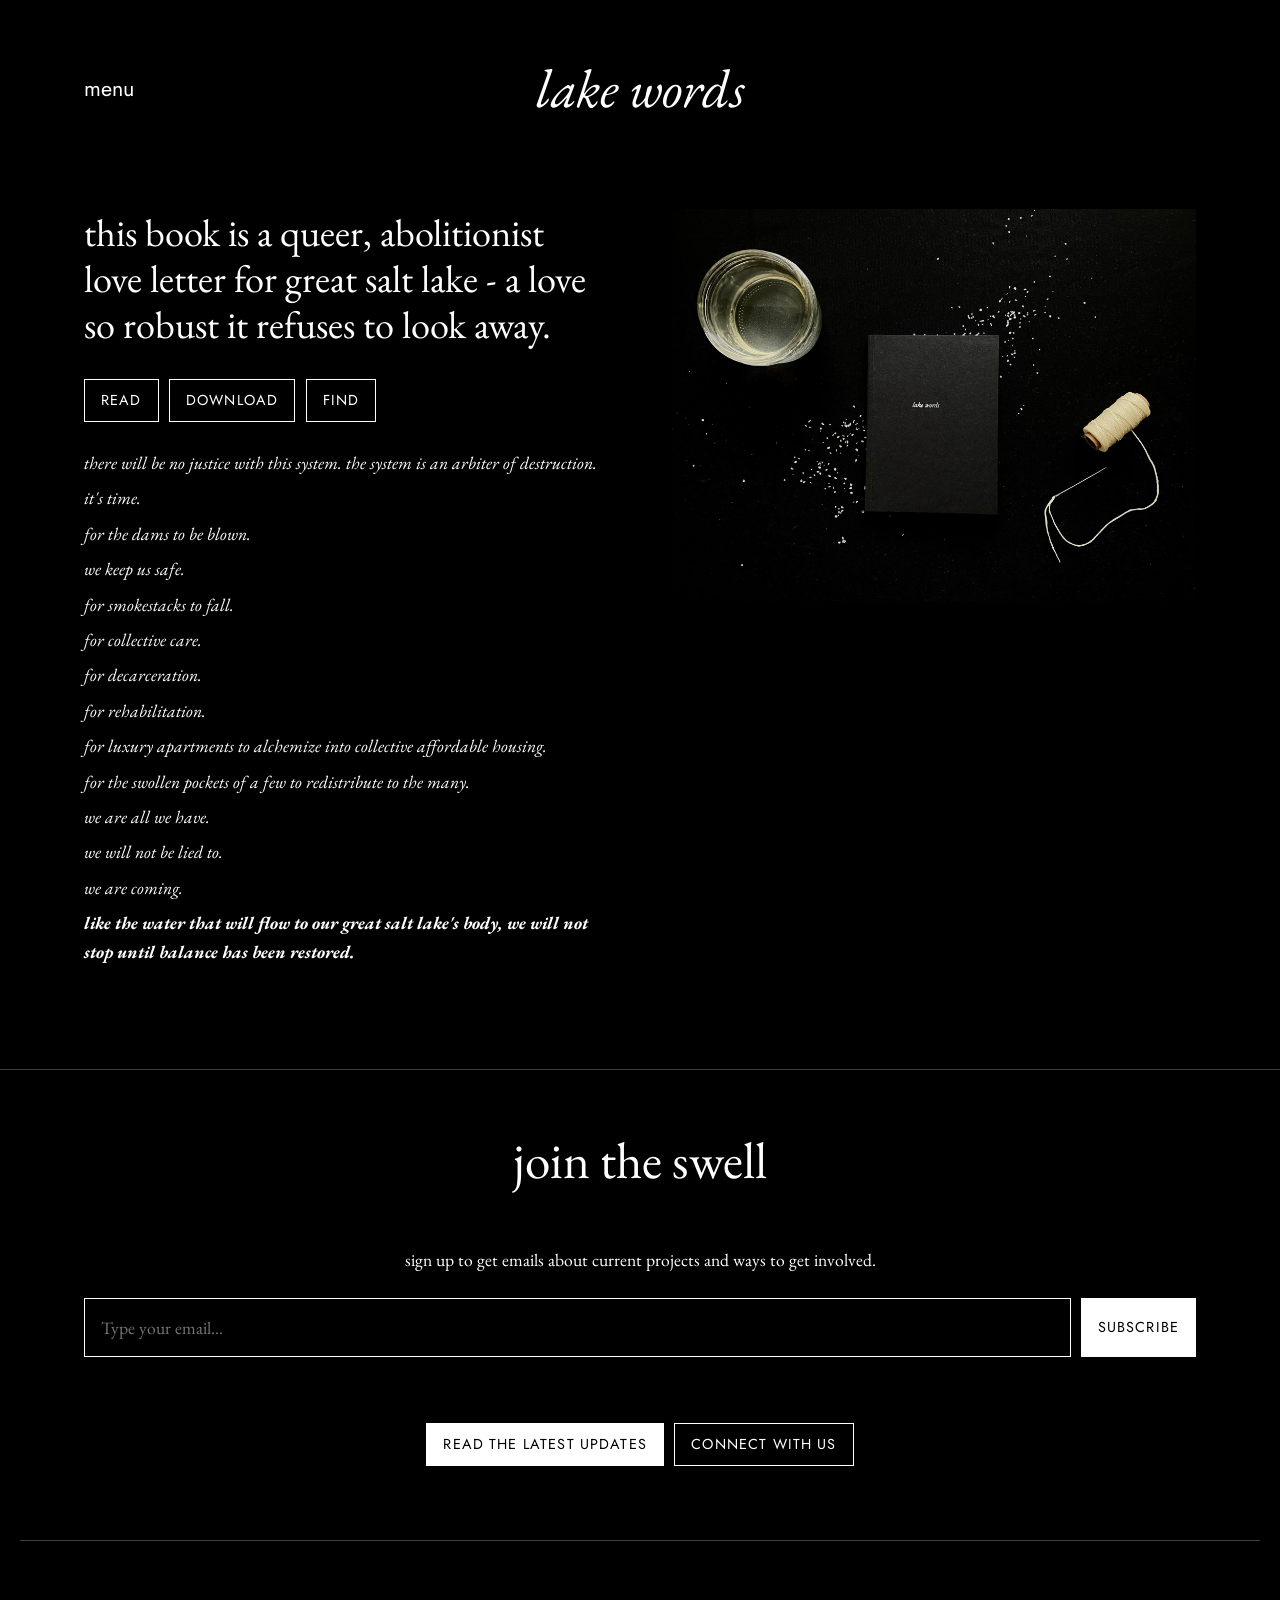
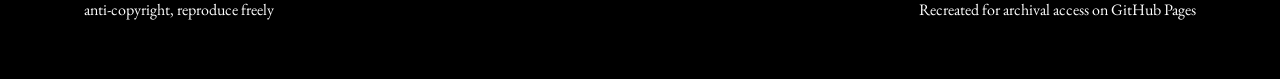
<file: docs/index.html>
<!doctype html>
<html lang="en">
<head>
  <meta charset="utf-8" />
  <meta name="viewport" content="width=device-width, initial-scale=1" />
  <title>lake words - lake words</title>
  <link rel="stylesheet" href="./assets/styles.css" />
</head>
<body>
<header class="site-header">
  <button class="menu-toggle" data-menu-toggle aria-expanded="false" aria-controls="site-nav">menu</button>
  <h1 class="site-title"><a href="./index.html">lake words</a></h1>
  <div></div>
  <nav id="site-nav" class="site-nav" data-site-nav aria-label="Main Menu">
    <ul>
      <li><a href="./read-lake-words/index.html">read</a></li>
      <li><a href="./find-lake-words/index.html">find</a></li>
      <li><a href="./download/index.html">download</a></li>
      <li><a href="./connect/index.html">connect</a></li>
    </ul>
  </nav>
</header>
<main>
<section class="container columns" style="padding-top:2rem;padding-bottom:3rem;">
  <div>
    <p class="kicker">this book is a queer, abolitionist love letter for great salt lake - a love so robust it refuses to look away.</p>
    <div class="button-row">
      <a class="button" href="./read-lake-words/index.html">Read</a>
      <a class="button" href="./download/index.html">download</a>
      <a class="button" href="./find-lake-words/index.html">find</a>
    </div>
    <div class="poem">
      <p>there will be no justice with this system. the system is an arbiter of destruction.</p>
      <p>it's time.</p>
      <p>for the dams to be blown.</p>
      <p>we keep us safe.</p>
      <p>for smokestacks to fall.</p>
      <p>for collective care.</p>
      <p>for decarceration.</p>
      <p>for rehabilitation.</p>
      <p>for luxury apartments to alchemize into collective affordable housing.</p>
      <p>for the swollen pockets of a few to redistribute to the many.</p>
      <p>we are all we have.</p>
      <p>we will not be lied to.</p>
      <p>we are coming.</p>
      <p><strong>like the water that will flow to our great salt lake's body, we will not stop until balance has been restored.</strong></p>
    </div>
  </div>
  <div>
    <img src="./assets/image-1.jpg" alt="lake words book cover" />
  </div>
</section>
<hr />
<section class="container" style="padding-bottom:3rem;">
  <h2 style="text-align:center;font-size:clamp(2rem,4vw,3.2rem);font-weight:400;">join the swell</h2>
  <p style="text-align:center;">sign up to get emails about current projects and ways to get involved.</p>
  <form class="split-form" data-endpoint="https://httpbin.org/post">
    <input type="email" name="email" placeholder="Type your email..." required />
    <button class="button inverse" type="submit">subscribe</button>
    <p class="small" data-form-status></p>
  </form>
  <div class="button-row" style="justify-content:center;">
    <a class="button inverse" href="./connect/index.html">read the latest updates</a>
    <a class="button" href="./contact/index.html">connect with us</a>
  </div>
</section>
</main>
<footer class="site-footer">
  <p>anti-copyright, reproduce freely</p>
  <p>Recreated for archival access on GitHub Pages</p>
</footer>
<script src="./assets/site.js"></script>
</body>
</html>
</file>
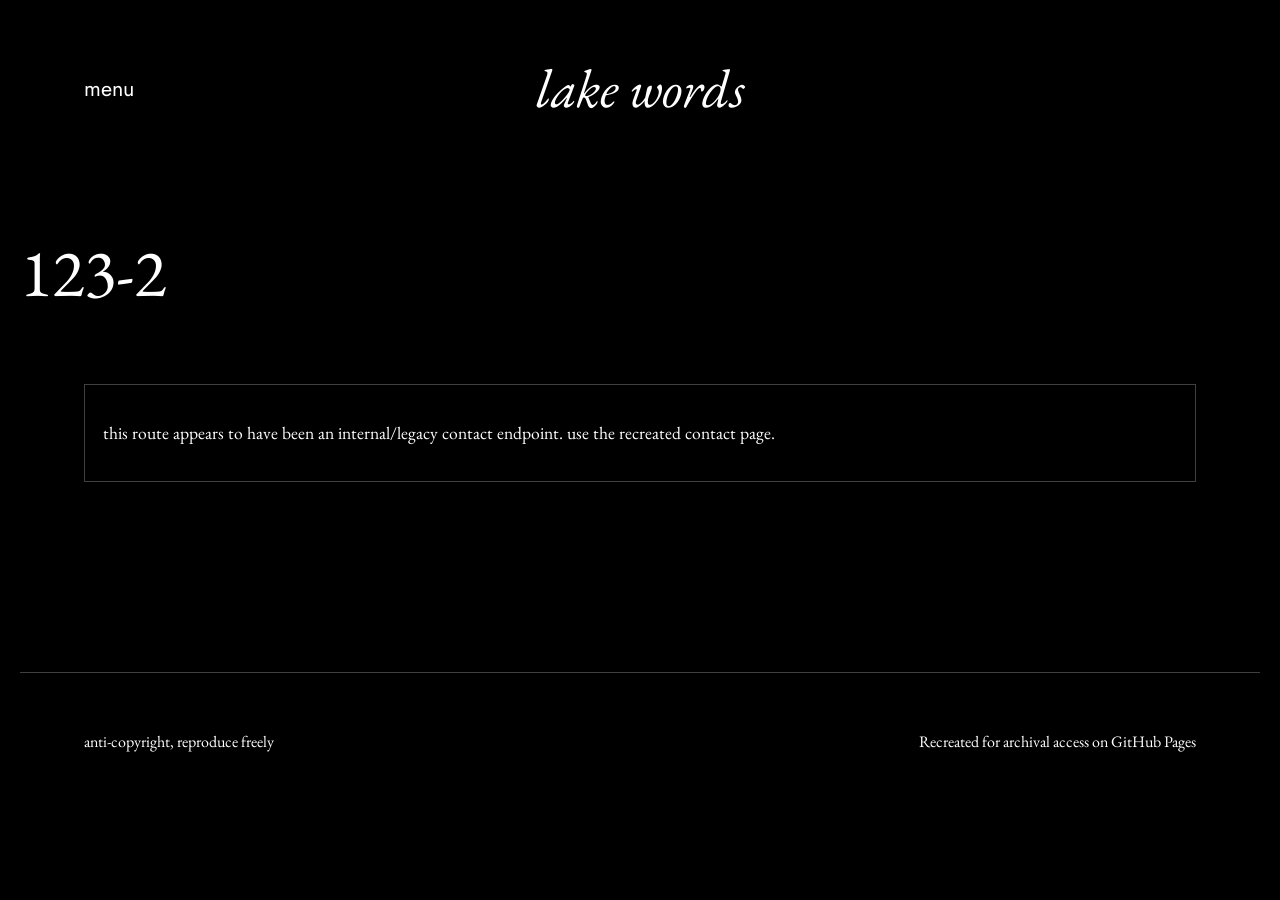
<file: docs/123-2/index.html>
<!doctype html>
<html lang="en">
<head>
  <meta charset="utf-8" />
  <meta name="viewport" content="width=device-width, initial-scale=1" />
  <title>123-2 - lake words</title>
  <link rel="stylesheet" href="../assets/styles.css" />
</head>
<body>
<header class="site-header">
  <button class="menu-toggle" data-menu-toggle aria-expanded="false" aria-controls="site-nav">menu</button>
  <h1 class="site-title"><a href="../index.html">lake words</a></h1>
  <div></div>
  <nav id="site-nav" class="site-nav" data-site-nav aria-label="Main Menu">
    <ul>
      <li><a href="../read-lake-words/index.html">read</a></li>
      <li><a href="../find-lake-words/index.html">find</a></li>
      <li><a href="../download/index.html">download</a></li>
      <li><a href="../connect/index.html">connect</a></li>
    </ul>
  </nav>
</header>
<main>
<section class="container page-hero"><h1>123-2</h1></section>
<section class="container" style="padding-bottom:3rem;">
  <div class="notice"><p>this route appears to have been an internal/legacy contact endpoint. use the recreated <a href="../contact/index.html">contact page</a>.</p></div>
</section>
</main>
<footer class="site-footer">
  <p>anti-copyright, reproduce freely</p>
  <p>Recreated for archival access on GitHub Pages</p>
</footer>
<script src="../assets/site.js"></script>
</body>
</html>
</file>
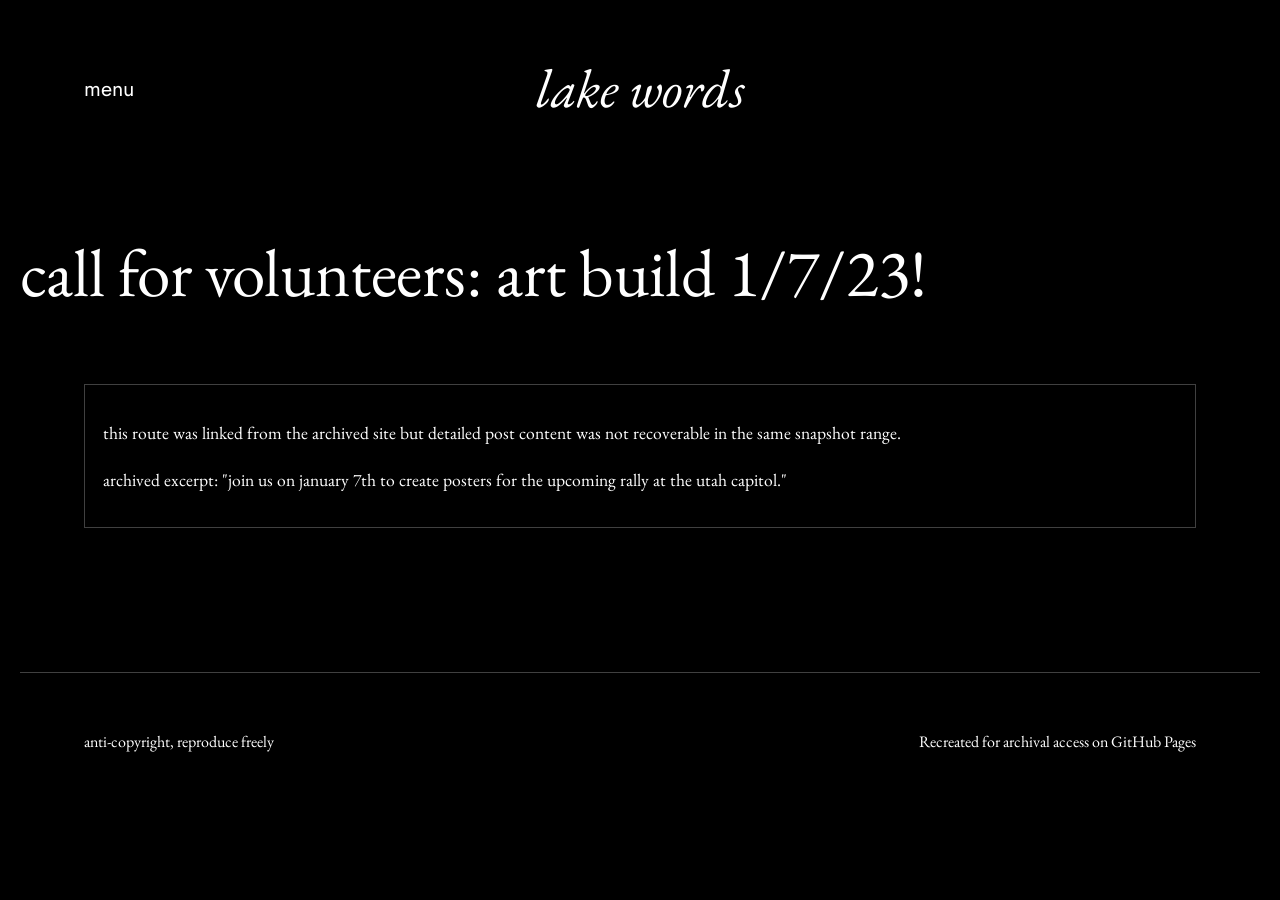
<file: docs/call-for-volunteers-art-build-1-7-23/index.html>
<!doctype html>
<html lang="en">
<head>
  <meta charset="utf-8" />
  <meta name="viewport" content="width=device-width, initial-scale=1" />
  <title>call for volunteers - lake words</title>
  <link rel="stylesheet" href="../assets/styles.css" />
</head>
<body>
<header class="site-header">
  <button class="menu-toggle" data-menu-toggle aria-expanded="false" aria-controls="site-nav">menu</button>
  <h1 class="site-title"><a href="../index.html">lake words</a></h1>
  <div></div>
  <nav id="site-nav" class="site-nav" data-site-nav aria-label="Main Menu">
    <ul>
      <li><a href="../read-lake-words/index.html">read</a></li>
      <li><a href="../find-lake-words/index.html">find</a></li>
      <li><a href="../download/index.html">download</a></li>
      <li><a href="../connect/index.html">connect</a></li>
    </ul>
  </nav>
</header>
<main>
<section class="container page-hero"><h1>call for volunteers: art build 1/7/23!</h1></section>
<section class="container" style="padding-bottom:3rem;">
  <div class="notice">
    <p>this route was linked from the archived site but detailed post content was not recoverable in the same snapshot range.</p>
    <p>archived excerpt: "join us on january 7th to create posters for the upcoming rally at the utah capitol."</p>
  </div>
</section>
</main>
<footer class="site-footer">
  <p>anti-copyright, reproduce freely</p>
  <p>Recreated for archival access on GitHub Pages</p>
</footer>
<script src="../assets/site.js"></script>
</body>
</html>
</file>
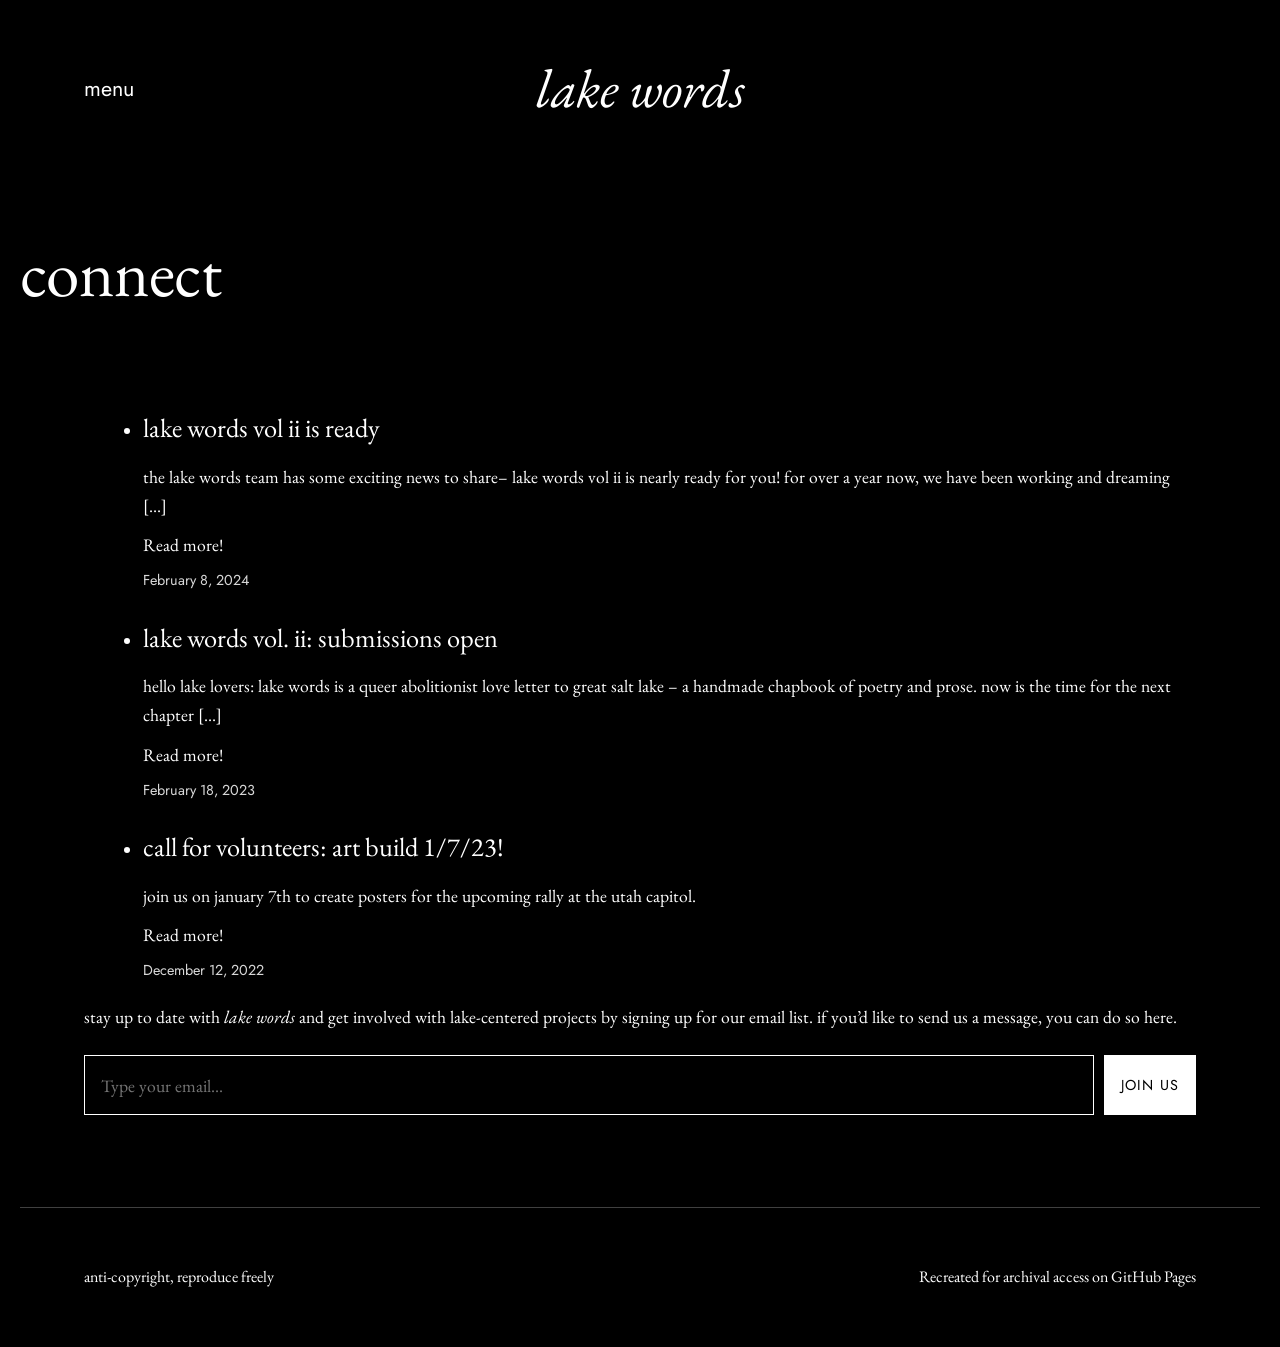
<file: docs/connect/index.html>
<!doctype html>
<html lang="en">
<head>
  <meta charset="utf-8" />
  <meta name="viewport" content="width=device-width, initial-scale=1" />
  <title>connect - lake words</title>
  <link rel="stylesheet" href="../assets/styles.css" />
</head>
<body>
<header class="site-header">
  <button class="menu-toggle" data-menu-toggle aria-expanded="false" aria-controls="site-nav">menu</button>
  <h1 class="site-title"><a href="../index.html">lake words</a></h1>
  <div></div>
  <nav id="site-nav" class="site-nav" data-site-nav aria-label="Main Menu">
    <ul>
      <li><a href="../read-lake-words/index.html">read</a></li>
      <li><a href="../find-lake-words/index.html">find</a></li>
      <li><a href="../download/index.html">download</a></li>
      <li><a href="../connect/index.html">connect</a></li>
    </ul>
  </nav>
</header>
<main>
<section class="container page-hero"><h1>connect</h1></section>
<section class="container archive-content" style="padding-bottom:3rem;">
<ul><li>

<h2><a href="../lake-words-vol-ii-is-ready/index.html" target="_self">lake words vol ii is ready</a></h2>

<p>the lake words team has some exciting news to share&#8211; lake words vol ii is nearly ready for you! for over a year now, we have been working and dreaming [&hellip;]</p><p><a href="../lake-words-vol-ii-is-ready/index.html">Read more!</a></p>

<time datetime="2024-02-08T22:10:47+00:00">February 8, 2024</time>

</li><li>

<h2><a href="../lake-words-vol-ii-submissions-open/index.html" target="_self">lake words vol. ii: submissions open</a></h2>

<p>hello lake lovers: lake words is a queer abolitionist love letter to great salt lake – a handmade chapbook of poetry and prose. now is the time for the next chapter [&hellip;]</p><p><a href="../lake-words-vol-ii-submissions-open/index.html">Read more!</a></p>

<time datetime="2023-02-18T01:12:56+00:00">February 18, 2023</time>

</li><li>

<h2><a href="../call-for-volunteers-art-build-1-7-23/index.html" target="_self">call for volunteers: art build 1/7/23!</a></h2>

<p>join us on january 7th to create posters for the upcoming rally at the utah capitol.</p><p><a href="../call-for-volunteers-art-build-1-7-23/index.html">Read more!</a></p>

<time datetime="2022-12-12T19:37:59+00:00">December 12, 2022</time>

</li></ul>

<p>stay up to date with <em>lake words</em> and get involved with lake-centered projects by signing up for our email list. if you&#8217;d like to send us a message, <a href="../contact/index.html">you can do so here.</a></p>

	
		
			<form class="split-form" data-endpoint="https://httpbin.org/post">
  <input type="email" name="email" placeholder="Type your email..." required />
  <button class="button inverse" type="submit">Join us</button>
  <p class="small" data-form-status></p>
</form>
</section>
</main>
<footer class="site-footer">
  <p>anti-copyright, reproduce freely</p>
  <p>Recreated for archival access on GitHub Pages</p>
</footer>
<script src="../assets/site.js"></script>
</body>
</html>
</file>
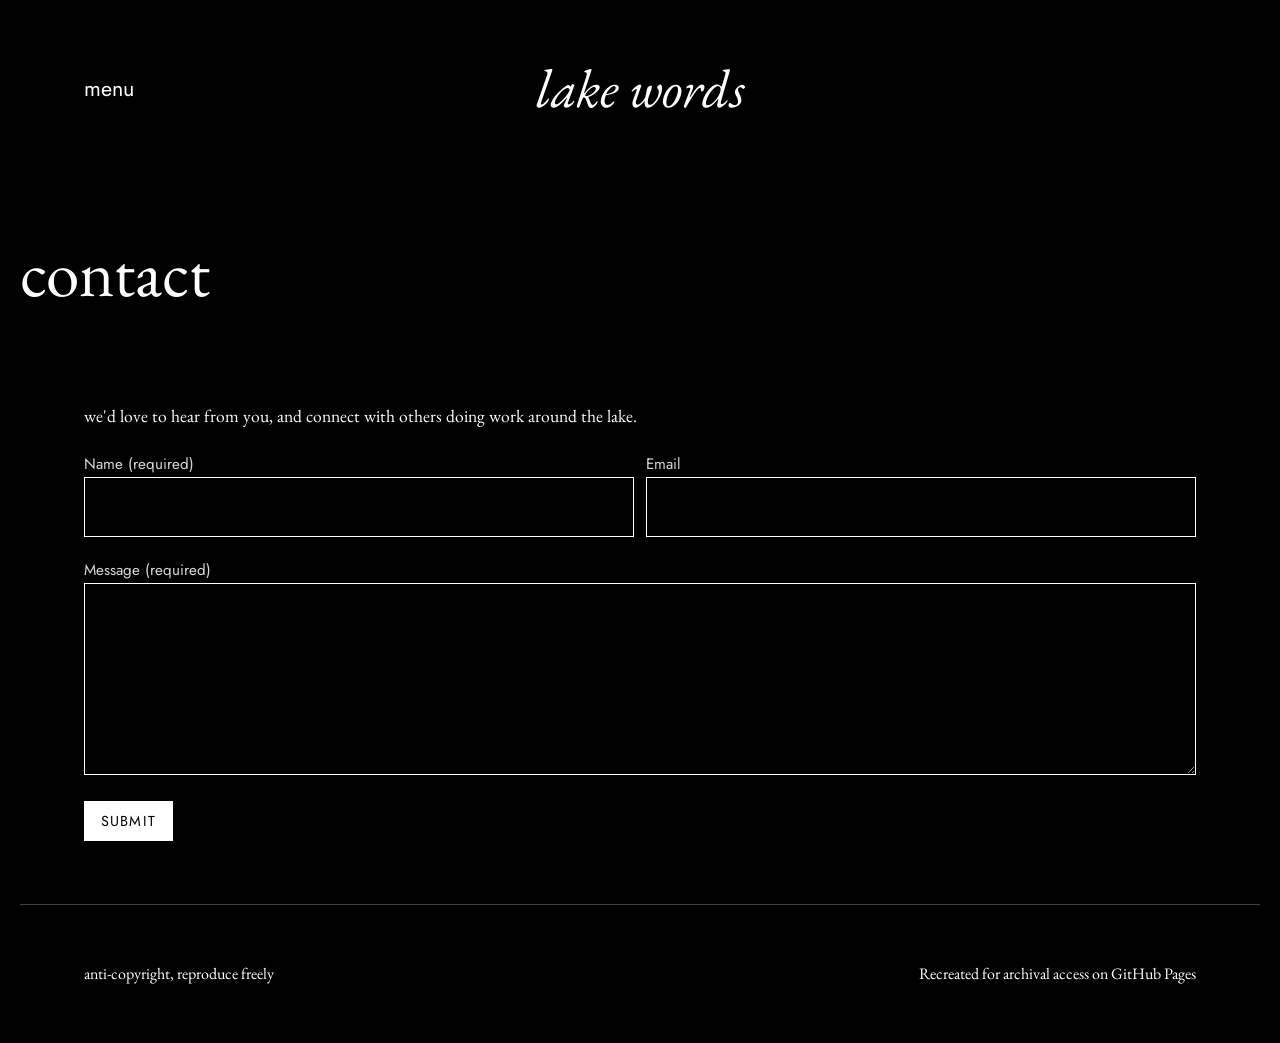
<file: docs/contact/index.html>
<!doctype html>
<html lang="en">
<head>
  <meta charset="utf-8" />
  <meta name="viewport" content="width=device-width, initial-scale=1" />
  <title>contact - lake words</title>
  <link rel="stylesheet" href="../assets/styles.css" />
</head>
<body>
<header class="site-header">
  <button class="menu-toggle" data-menu-toggle aria-expanded="false" aria-controls="site-nav">menu</button>
  <h1 class="site-title"><a href="../index.html">lake words</a></h1>
  <div></div>
  <nav id="site-nav" class="site-nav" data-site-nav aria-label="Main Menu">
    <ul>
      <li><a href="../read-lake-words/index.html">read</a></li>
      <li><a href="../find-lake-words/index.html">find</a></li>
      <li><a href="../download/index.html">download</a></li>
      <li><a href="../connect/index.html">connect</a></li>
    </ul>
  </nav>
</header>
<main>
<section class="container page-hero"><h1>contact</h1></section>
<section class="container" style="padding-bottom:3rem;">
  <p>we'd love to hear from you, and connect with others doing work around the lake.</p>
  <form data-endpoint="https://httpbin.org/post">
    <div class="columns" style="grid-template-columns:1fr 1fr;gap:.8rem;">
      <div><label for="name" class="small">Name (required)</label><input id="name" name="name" required /></div>
      <div><label for="email" class="small">Email</label><input id="email" name="email" type="email" /></div>
    </div>
    <p><label for="message" class="small">Message (required)</label><textarea id="message" name="message" required></textarea></p>
    <button class="button inverse" type="submit">Submit</button>
    <p class="small" data-form-status></p>
  </form>
</section>
</main>
<footer class="site-footer">
  <p>anti-copyright, reproduce freely</p>
  <p>Recreated for archival access on GitHub Pages</p>
</footer>
<script src="../assets/site.js"></script>
</body>
</html>
</file>
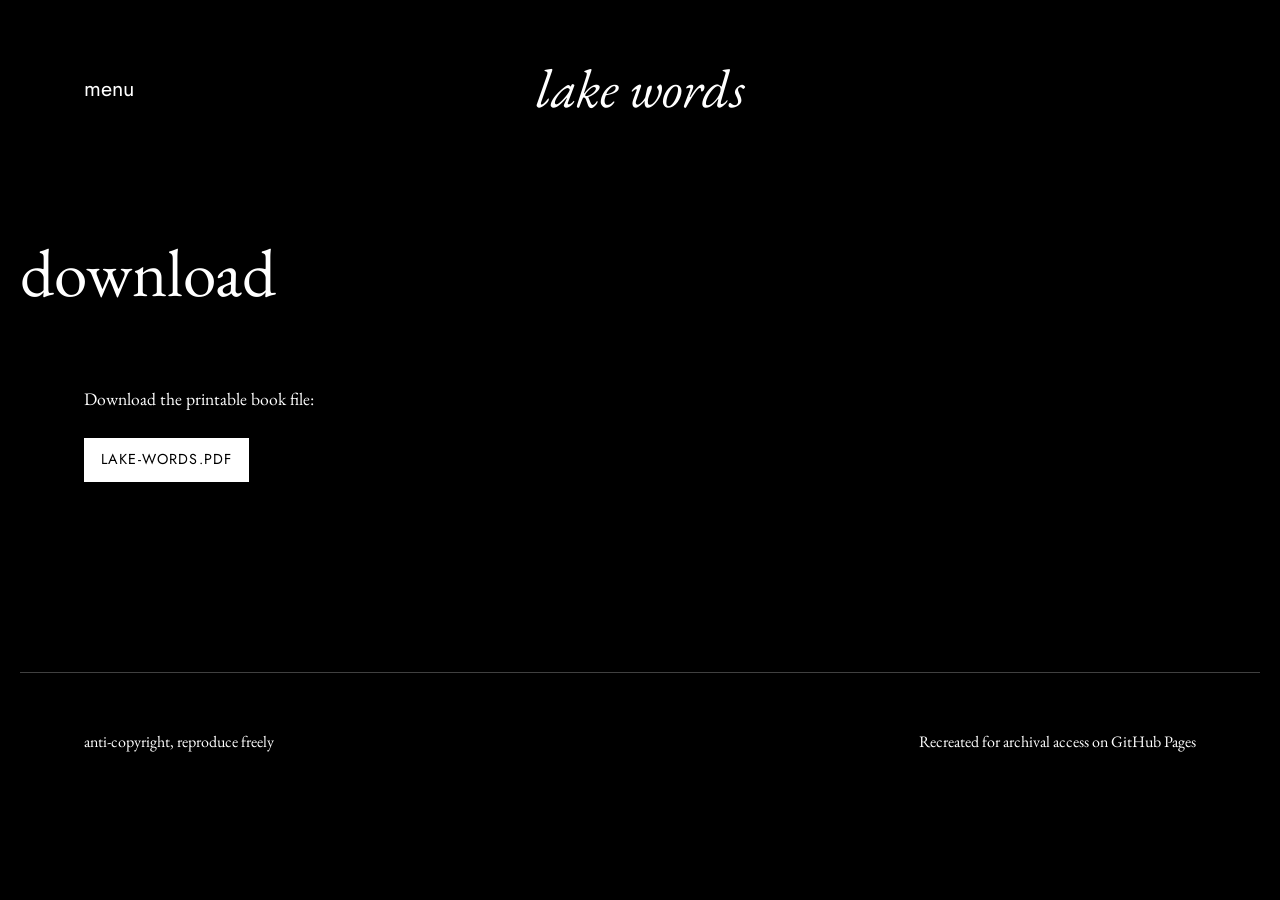
<file: docs/download/index.html>
<!doctype html>
<html lang="en">
<head>
  <meta charset="utf-8" />
  <meta name="viewport" content="width=device-width, initial-scale=1" />
  <title>download - lake words</title>
  <link rel="stylesheet" href="../assets/styles.css" />
</head>
<body>
<header class="site-header">
  <button class="menu-toggle" data-menu-toggle aria-expanded="false" aria-controls="site-nav">menu</button>
  <h1 class="site-title"><a href="../index.html">lake words</a></h1>
  <div></div>
  <nav id="site-nav" class="site-nav" data-site-nav aria-label="Main Menu">
    <ul>
      <li><a href="../read-lake-words/index.html">read</a></li>
      <li><a href="../find-lake-words/index.html">find</a></li>
      <li><a href="../download/index.html">download</a></li>
      <li><a href="../connect/index.html">connect</a></li>
    </ul>
  </nav>
</header>
<main>
<section class="container page-hero"><h1>download</h1></section>
<section class="container archive-content" style="padding-bottom:3rem;">
<p>Download the printable book file:</p>
<div class="button-row">
  <a class="button inverse" href="https://web.archive.org/web/20240227211901/https://lakewords.com/wp-content/uploads/2023/04/lake-words.pdf" target="_blank" rel="noreferrer">lake-words.pdf</a>
</div>
</section>
</main>
<footer class="site-footer">
  <p>anti-copyright, reproduce freely</p>
  <p>Recreated for archival access on GitHub Pages</p>
</footer>
<script src="../assets/site.js"></script>
</body>
</html>
</file>
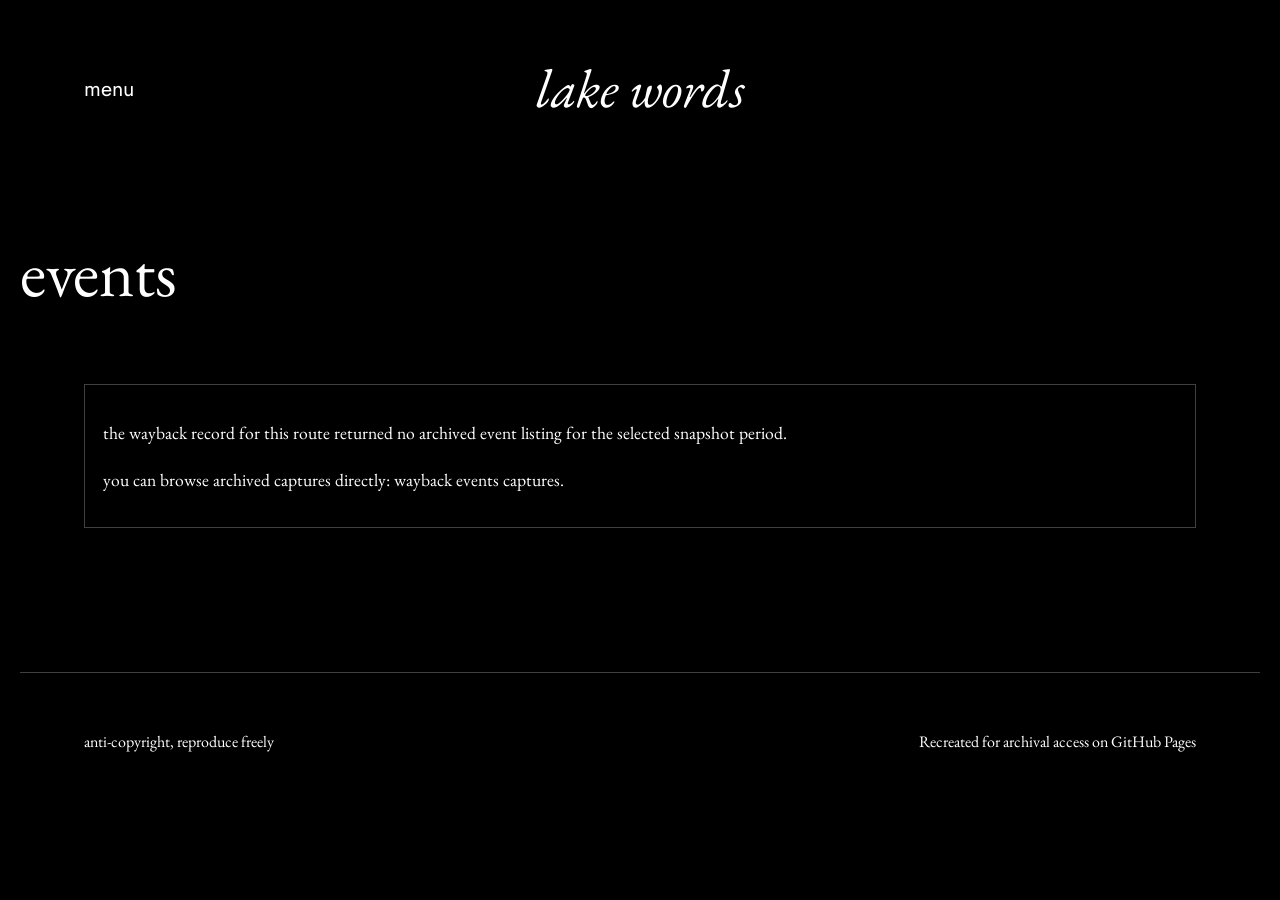
<file: docs/events/index.html>
<!doctype html>
<html lang="en">
<head>
  <meta charset="utf-8" />
  <meta name="viewport" content="width=device-width, initial-scale=1" />
  <title>events - lake words</title>
  <link rel="stylesheet" href="../assets/styles.css" />
</head>
<body>
<header class="site-header">
  <button class="menu-toggle" data-menu-toggle aria-expanded="false" aria-controls="site-nav">menu</button>
  <h1 class="site-title"><a href="../index.html">lake words</a></h1>
  <div></div>
  <nav id="site-nav" class="site-nav" data-site-nav aria-label="Main Menu">
    <ul>
      <li><a href="../read-lake-words/index.html">read</a></li>
      <li><a href="../find-lake-words/index.html">find</a></li>
      <li><a href="../download/index.html">download</a></li>
      <li><a href="../connect/index.html">connect</a></li>
    </ul>
  </nav>
</header>
<main>
<section class="container page-hero"><h1>events</h1></section>
<section class="container" style="padding-bottom:3rem;">
  <div class="notice">
    <p>the wayback record for this route returned no archived event listing for the selected snapshot period.</p>
    <p>you can browse archived captures directly: <a href="https://web.archive.org/web/*/https://lakewords.com/events/">wayback events captures</a>.</p>
  </div>
</section>
</main>
<footer class="site-footer">
  <p>anti-copyright, reproduce freely</p>
  <p>Recreated for archival access on GitHub Pages</p>
</footer>
<script src="../assets/site.js"></script>
</body>
</html>
</file>
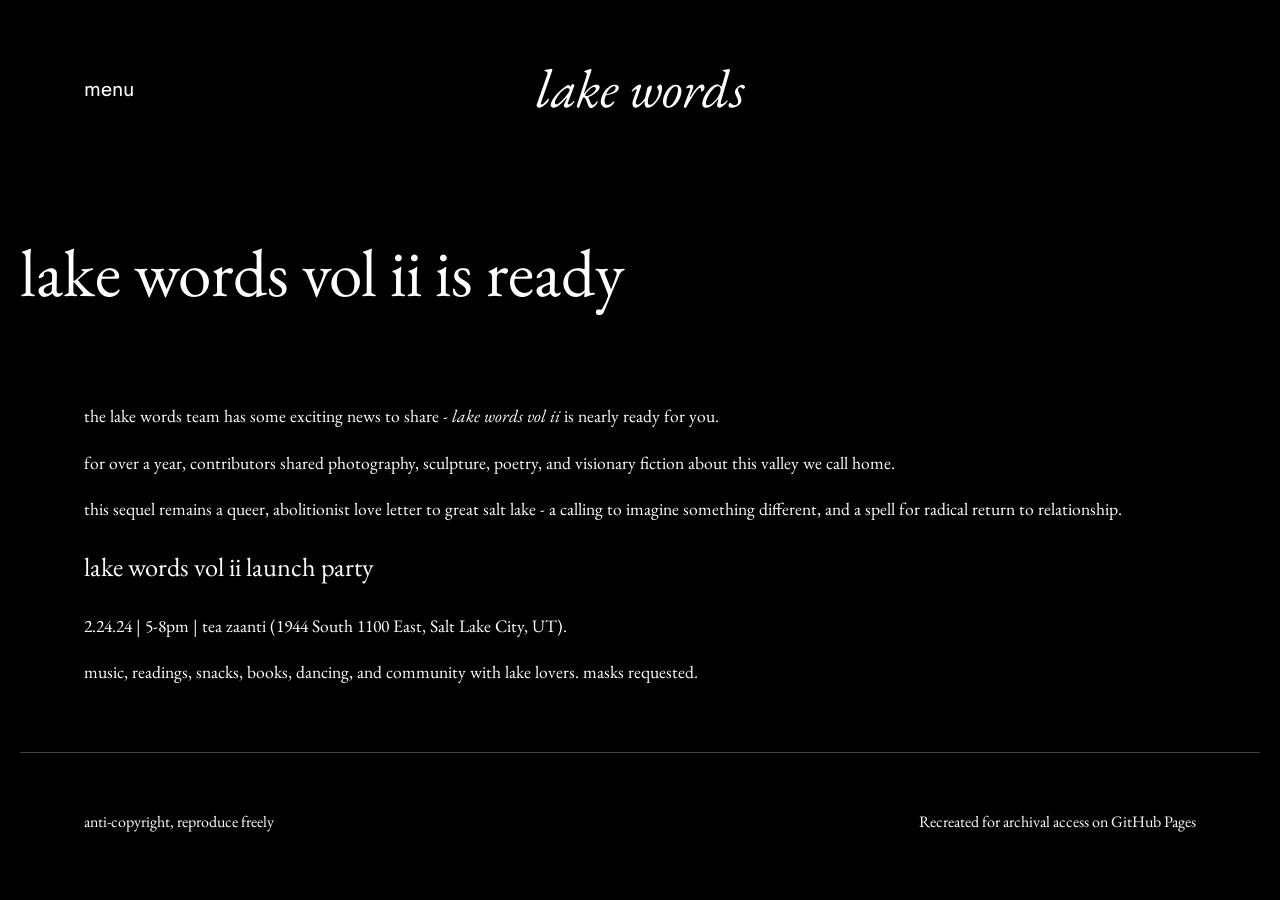
<file: docs/lake-words-vol-ii-is-ready/index.html>
<!doctype html>
<html lang="en">
<head>
  <meta charset="utf-8" />
  <meta name="viewport" content="width=device-width, initial-scale=1" />
  <title>lake words vol ii is ready - lake words</title>
  <link rel="stylesheet" href="../assets/styles.css" />
</head>
<body>
<header class="site-header">
  <button class="menu-toggle" data-menu-toggle aria-expanded="false" aria-controls="site-nav">menu</button>
  <h1 class="site-title"><a href="../index.html">lake words</a></h1>
  <div></div>
  <nav id="site-nav" class="site-nav" data-site-nav aria-label="Main Menu">
    <ul>
      <li><a href="../read-lake-words/index.html">read</a></li>
      <li><a href="../find-lake-words/index.html">find</a></li>
      <li><a href="../download/index.html">download</a></li>
      <li><a href="../connect/index.html">connect</a></li>
    </ul>
  </nav>
</header>
<main>
<section class="container page-hero"><h1>lake words vol ii is ready</h1></section>
<section class="container" style="padding-bottom:3rem;">
  <p>the lake words team has some exciting news to share - <em>lake words vol ii</em> is nearly ready for you.</p>
  <p>for over a year, contributors shared photography, sculpture, poetry, and visionary fiction about this valley we call home.</p>
  <p>this sequel remains a queer, abolitionist love letter to great salt lake - a calling to imagine something different, and a spell for radical return to relationship.</p>
  <h2 style="font-weight:400;">lake words vol ii launch party</h2>
  <p>2.24.24 | 5-8pm | tea zaanti (1944 South 1100 East, Salt Lake City, UT).</p>
  <p>music, readings, snacks, books, dancing, and community with lake lovers. masks requested.</p>
</section>
</main>
<footer class="site-footer">
  <p>anti-copyright, reproduce freely</p>
  <p>Recreated for archival access on GitHub Pages</p>
</footer>
<script src="../assets/site.js"></script>
</body>
</html>
</file>
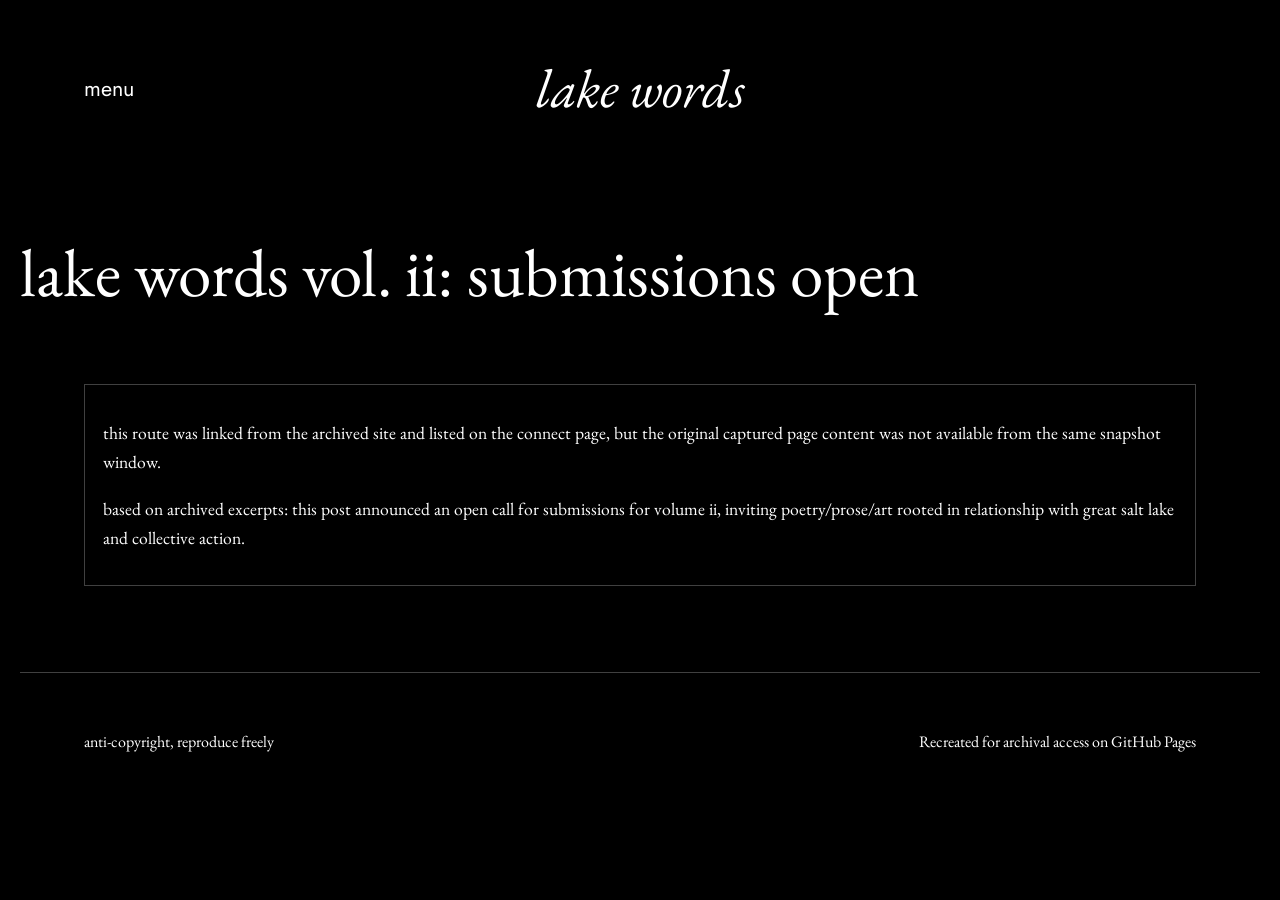
<file: docs/lake-words-vol-ii-submissions-open/index.html>
<!doctype html>
<html lang="en">
<head>
  <meta charset="utf-8" />
  <meta name="viewport" content="width=device-width, initial-scale=1" />
  <title>lake words vol. ii: submissions open - lake words</title>
  <link rel="stylesheet" href="../assets/styles.css" />
</head>
<body>
<header class="site-header">
  <button class="menu-toggle" data-menu-toggle aria-expanded="false" aria-controls="site-nav">menu</button>
  <h1 class="site-title"><a href="../index.html">lake words</a></h1>
  <div></div>
  <nav id="site-nav" class="site-nav" data-site-nav aria-label="Main Menu">
    <ul>
      <li><a href="../read-lake-words/index.html">read</a></li>
      <li><a href="../find-lake-words/index.html">find</a></li>
      <li><a href="../download/index.html">download</a></li>
      <li><a href="../connect/index.html">connect</a></li>
    </ul>
  </nav>
</header>
<main>
<section class="container page-hero"><h1>lake words vol. ii: submissions open</h1></section>
<section class="container" style="padding-bottom:3rem;">
  <div class="notice">
    <p>this route was linked from the archived site and listed on the connect page, but the original captured page content was not available from the same snapshot window.</p>
    <p>based on archived excerpts: this post announced an open call for submissions for volume ii, inviting poetry/prose/art rooted in relationship with great salt lake and collective action.</p>
  </div>
</section>
</main>
<footer class="site-footer">
  <p>anti-copyright, reproduce freely</p>
  <p>Recreated for archival access on GitHub Pages</p>
</footer>
<script src="../assets/site.js"></script>
</body>
</html>
</file>
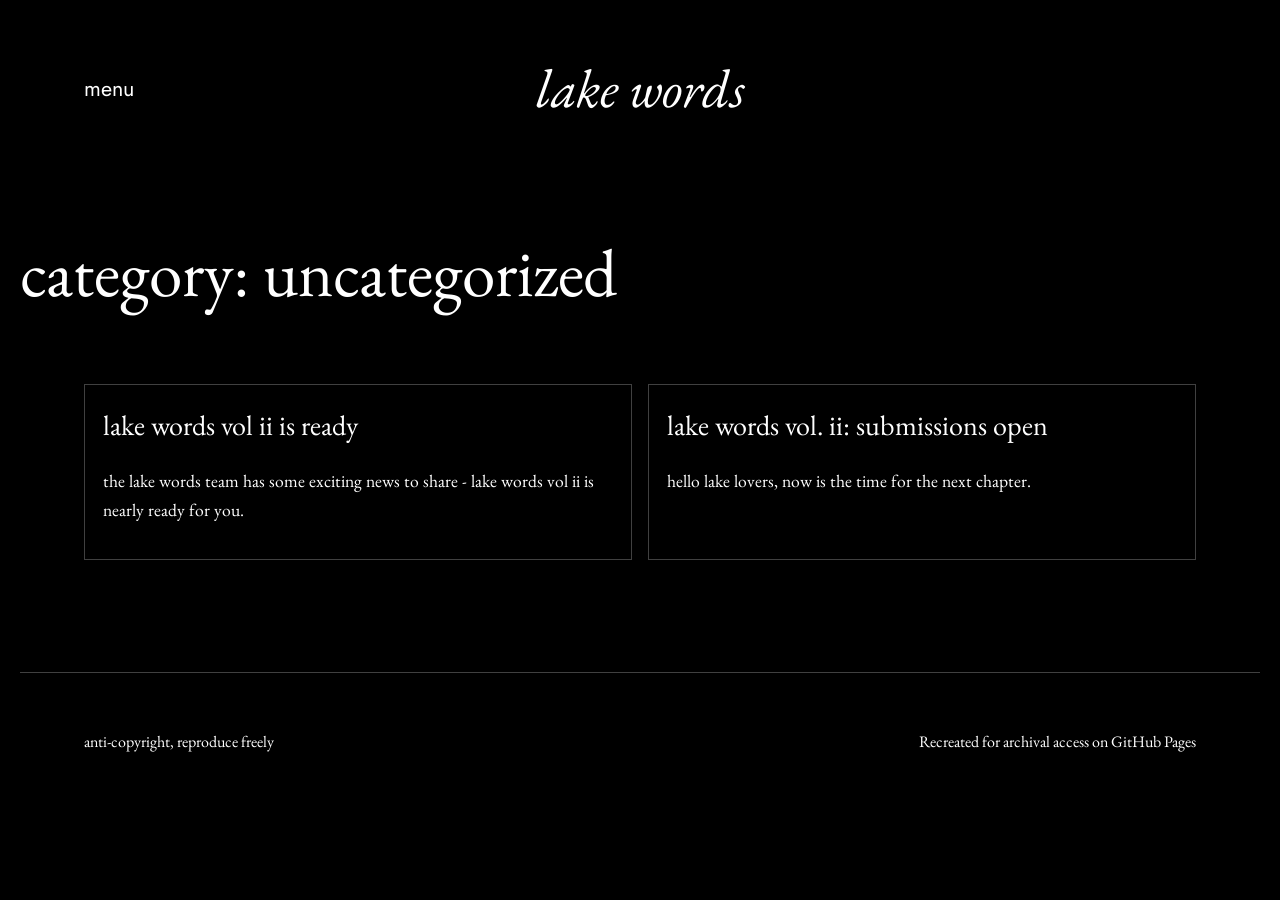
<file: docs/category/uncategorized/index.html>
<!doctype html>
<html lang="en">
<head>
  <meta charset="utf-8" />
  <meta name="viewport" content="width=device-width, initial-scale=1" />
  <title>category uncategorized - lake words</title>
  <link rel="stylesheet" href="../../assets/styles.css" />
</head>
<body>
<header class="site-header">
  <button class="menu-toggle" data-menu-toggle aria-expanded="false" aria-controls="site-nav">menu</button>
  <h1 class="site-title"><a href="../../index.html">lake words</a></h1>
  <div></div>
  <nav id="site-nav" class="site-nav" data-site-nav aria-label="Main Menu">
    <ul>
      <li><a href="../../read-lake-words/index.html">read</a></li>
      <li><a href="../../find-lake-words/index.html">find</a></li>
      <li><a href="../../download/index.html">download</a></li>
      <li><a href="../../connect/index.html">connect</a></li>
    </ul>
  </nav>
</header>
<main>
<section class="container page-hero"><h1>category: uncategorized</h1></section>
<section class="container" style="padding-bottom:3rem;">
  <div class="card-grid">
    <article class="card"><h2><a href="../../lake-words-vol-ii-is-ready/index.html">lake words vol ii is ready</a></h2><p>the lake words team has some exciting news to share - lake words vol ii is nearly ready for you.</p></article>
    <article class="card"><h2><a href="../../lake-words-vol-ii-submissions-open/index.html">lake words vol. ii: submissions open</a></h2><p>hello lake lovers, now is the time for the next chapter.</p></article>
  </div>
</section>
</main>
<footer class="site-footer">
  <p>anti-copyright, reproduce freely</p>
  <p>Recreated for archival access on GitHub Pages</p>
</footer>
<script src="../../assets/site.js"></script>
</body>
</html>
</file>
<file: docs/assets/styles.css>
@import url("https://fonts.googleapis.com/css2?family=EB+Garamond:ital,wght@0,400;0,600;1,400;1,600&family=Jost:wght@400;500;600&display=swap");

:root {
  --bg: #000;
  --fg: #fff;
  --muted: #d7d7d7;
  --line: rgba(255,255,255,0.25);
  --max: 1240px;
  --gap: clamp(20px, 5vw, 70px);
}
* { box-sizing: border-box; }
html, body { margin: 0; padding: 0; }
body {
  background: var(--bg);
  color: var(--fg);
  font-family: "EB Garamond", Georgia, serif;
  font-size: clamp(1.1rem, 1.15vw, 1.4rem);
  line-height: 1.65;
}
a { color: var(--fg); text-decoration: none; }
a:hover, a:focus-visible { text-decoration: underline; }
img { max-width: 100%; display: block; height: auto; }

.site-header {
  max-width: var(--max);
  margin: 0 auto;
  padding: 2.75rem var(--gap);
  display: grid;
  grid-template-columns: 1fr auto 1fr;
  align-items: center;
  gap: 1rem;
}
.menu-toggle {
  background: transparent;
  border: 0;
  color: var(--fg);
  font-size: 1.35rem;
  cursor: pointer;
  width: fit-content;
  padding: 0;
  font-family: "Jost", Arial, sans-serif;
}
.site-nav { display: none; }
.site-nav.open {
  display: flex;
  position: fixed;
  inset: 0;
  background: rgba(0,0,0,0.95);
  align-items: center;
  justify-content: center;
  z-index: 1000;
}
.site-nav ul {
  list-style: none;
  margin: 0;
  padding: 0;
  display: grid;
  gap: 1rem;
  text-align: center;
  font-size: clamp(1.5rem, 5vw, 3.3rem);
}
.site-title {
  margin: 0;
  text-align: center;
  font-size: clamp(2rem, 4.2vw, 3.75rem);
  font-style: italic;
  font-weight: 400;
}
.site-title a { text-decoration: none; }

main { min-height: 55vh; }
.container {
  max-width: var(--max);
  margin: 0 auto;
  padding: 0 var(--gap);
}
.page-hero {
  padding: 2.5rem 0 3.5rem;
}
.page-hero h1 {
  margin: 0;
  font-size: clamp(2.3rem, 6vw, 4.2rem);
  font-weight: 400;
  text-transform: lowercase;
}

.columns {
  display: grid;
  grid-template-columns: 1fr 1fr;
  gap: var(--gap);
}

.kicker {
  font-size: clamp(1.5rem, 3vw, 2.5rem);
  line-height: 1.2;
  margin: 0 0 2rem;
}
.poem p { margin: 0 0 .4rem; font-style: italic; }

.button-row {
  display: flex;
  flex-wrap: wrap;
  gap: .65rem;
  margin: 1.6rem 0;
}
.button {
  display: inline-block;
  border: 1px solid var(--fg);
  padding: .55rem 1rem;
  font-family: "Jost", Arial, sans-serif;
  font-size: .9rem;
  letter-spacing: .08em;
  text-transform: uppercase;
  text-decoration: none;
}
.button.inverse {
  background: var(--fg);
  color: var(--bg);
}

.card-grid {
  display: grid;
  grid-template-columns: repeat(auto-fit, minmax(250px, 1fr));
  gap: 1rem;
}
.card {
  border: 1px solid var(--line);
  padding: 1.1rem;
}
.card h2, .card h3 {
  margin-top: 0;
  margin-bottom: .5rem;
  font-size: clamp(1.4rem, 2.2vw, 2rem);
  font-weight: 400;
}
.small { font-size: .95rem; color: var(--muted); font-family: "Jost", Arial, sans-serif; }

.split-form {
  display: grid;
  grid-template-columns: 1fr auto;
  gap: .6rem;
  margin: 1.5rem 0;
}
input, textarea {
  width: 100%;
  padding: .9rem 1rem;
  border: 1px solid var(--fg);
  border-radius: 0;
  background: var(--bg);
  color: var(--fg);
  font: inherit;
}
textarea { min-height: 12rem; resize: vertical; }

.notice {
  border: 1px solid var(--line);
  padding: 1rem 1.1rem;
}

hr {
  border: 0;
  border-bottom: 1px solid var(--line);
  margin: 3rem 0;
}

.site-footer {
  max-width: var(--max);
  margin: 0 auto;
  padding: 2.5rem var(--gap);
  display: flex;
  justify-content: space-between;
  gap: 1rem;
  border-top: 1px solid var(--line);
  font-size: 1rem;
}

@media (max-width: 900px) {
  .site-header { grid-template-columns: auto 1fr auto; }
  .site-title { justify-self: center; }
  .columns { grid-template-columns: 1fr; }
  .split-form { grid-template-columns: 1fr; }
  .site-footer { flex-direction: column; }
}


.archive-content p { margin: 0 0 .65rem; }
.archive-content h2,
.archive-content h3,
.archive-content h4,
.archive-content h5,
.archive-content h6 {
  margin: 1.4rem 0 .75rem;
  font-weight: 400;
  text-transform: lowercase;
}
.archive-content h5 { font-size: clamp(1.25rem, 2.2vw, 1.8rem); }
.archive-content ul { margin: 0 0 1.2rem 1.2rem; }
.archive-content li { margin-bottom: .4rem; }
.archive-content figure { margin: 2rem 0; }
.archive-content img { width: 100%; }
.archive-content time {
  display: block;
  margin-top: .4rem;
  color: var(--muted);
  font-family: "Jost", Arial, sans-serif;
  font-size: .9rem;
}
</file>
